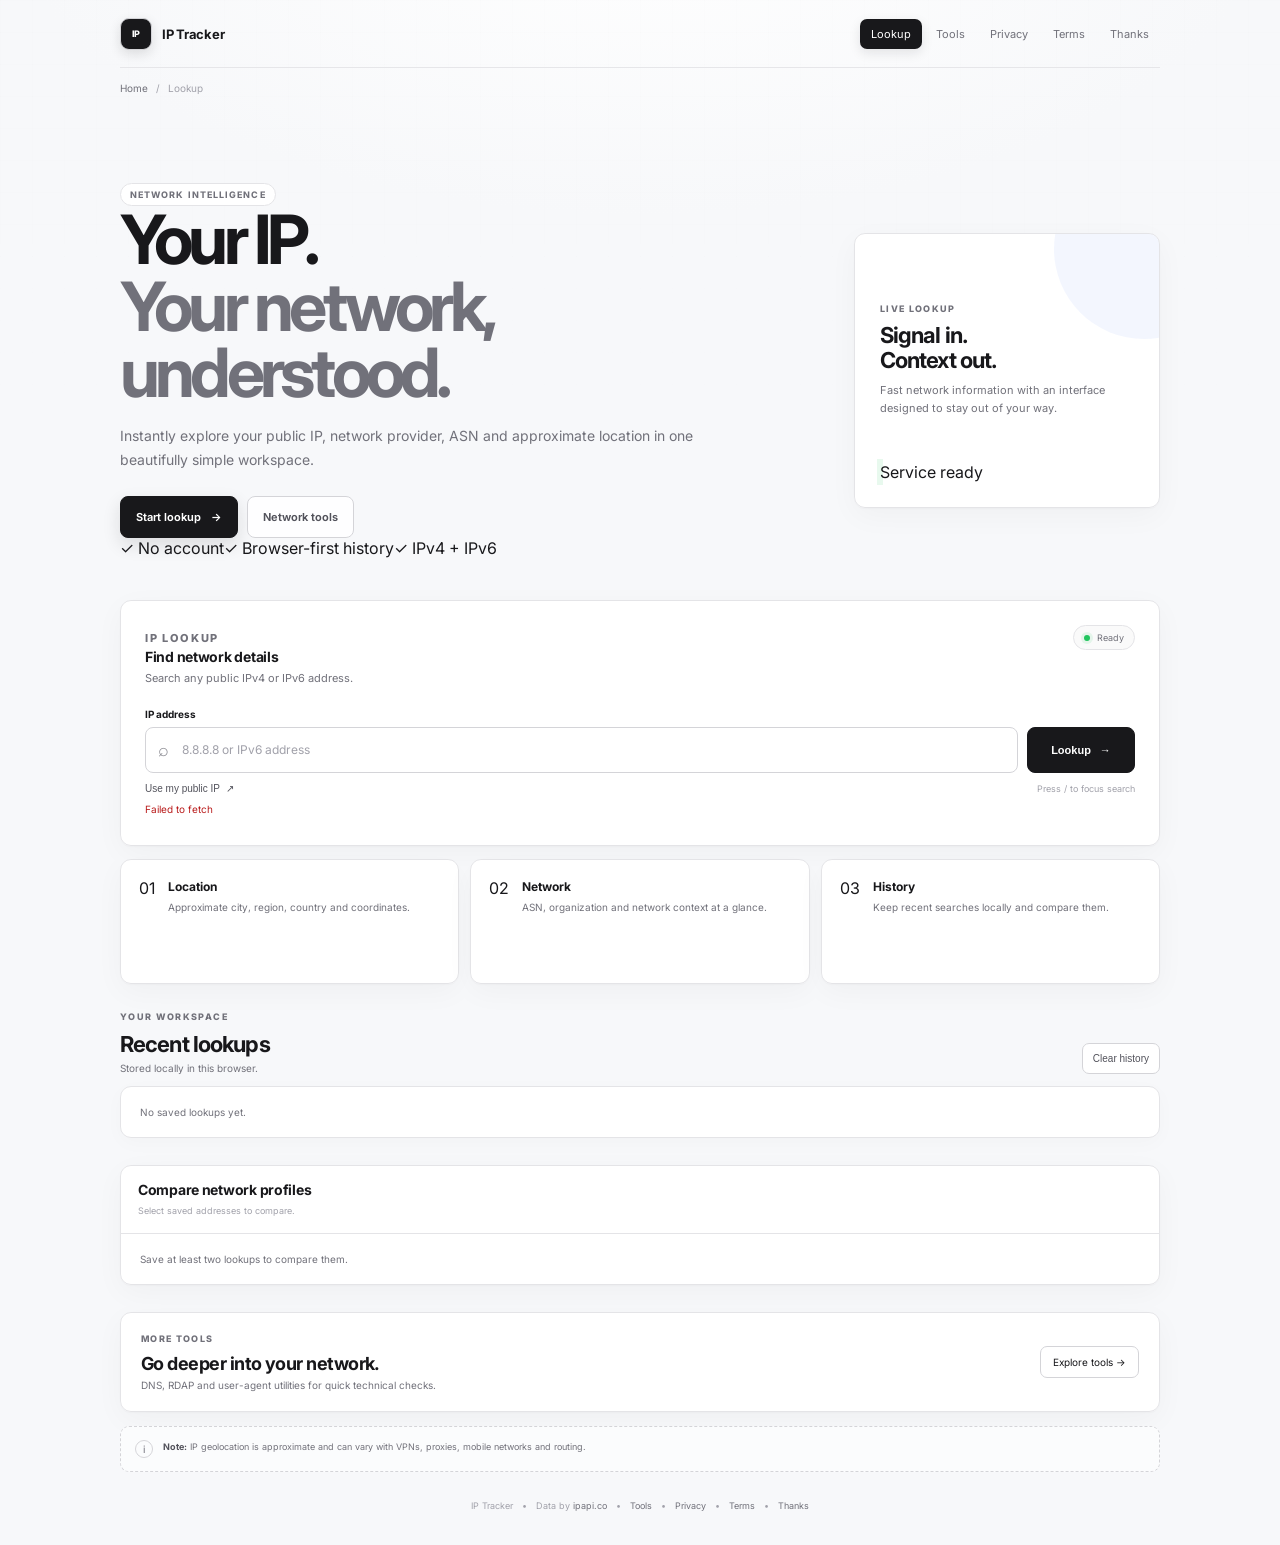
<file: index.html>
<!doctype html><html lang="en"><head><meta charset="utf-8"><meta name="viewport" content="width=device-width,initial-scale=1"><meta name="description" content="A fast, elegant public IP and network intelligence lookup tool."><meta name="theme-color" content="#08090b"><meta property="og:title" content="IP Tracker — Network Intelligence"><meta property="og:description" content="Discover your public IP, network and approximate location."><link rel="icon" href="favicon.svg" type="image/svg+xml"><link rel="canonical" href="https://tejas-mk2.github.io/IP/"><title>IP Tracker — Network Intelligence</title><link rel="preconnect" href="https://fonts.googleapis.com"><link rel="preconnect" href="https://fonts.gstatic.com" crossorigin><link href="https://fonts.googleapis.com/css2?family=Inter:wght@400;500;600;700&display=swap" rel="stylesheet"><link rel="stylesheet" href="style.css"></head><body><main class="site-shell"><header class="topbar"><a class="brand" href="./"><span class="brand-mark">IP</span><span>IP Tracker</span></a><button class="menu-toggle" id="menuToggle" type="button" aria-expanded="false" aria-controls="siteNav" aria-label="Open navigation"><span></span><span></span><span></span></button><nav class="nav" id="siteNav"><a class="active" href="./">Lookup</a><a href="tools.html">Tools</a><a href="privacy.html">Privacy</a><a href="terms.html">Terms</a><a href="thanks.html">Thanks</a></nav></header><nav class="breadcrumbs"><a href="./">Home</a><span>/</span><span>Lookup</span></nav>
<section class="hero"><div class="intro"><div class="eyebrow"><span class="live-dot"></span>NETWORK INTELLIGENCE</div><h1>Your IP.<br><span>Your network, understood.</span></h1><p class="lede">Instantly explore your public IP, network provider, ASN and approximate location in one beautifully simple workspace.</p><div class="hero-actions"><a class="hero-link primary-link" href="#lookup">Start lookup <span>→</span></a><a class="hero-link ghost-link" href="tools.html">Network tools</a></div><div class="hero-proof"><span>✓ No account</span><span>✓ Browser-first history</span><span>✓ IPv4 + IPv6</span></div></div><div class="hero-side card"><div class="signal-grid"><span></span><span></span><span></span><span></span><span></span><span></span><span></span><span></span><span></span><span></span><span></span><span></span></div><div class="hero-side-copy"><p class="kicker">LIVE LOOKUP</p><h2>Signal in.<br>Context out.</h2><p>Fast network information with an interface designed to stay out of your way.</p></div><div class="hero-status"><span class="status-dot"></span>Service ready</div></div></section>
<section class="lookup card" id="lookup"><div class="section-heading"><div><p class="kicker">IP LOOKUP</p><h2>Find network details</h2><p>Search any public IPv4 or IPv6 address.</p></div><span class="status-badge"><span class="status-dot"></span>Ready</span></div><form id="lookupForm" autocomplete="off" novalidate><label for="ipInput">IP address</label><div class="search-row"><div class="input-wrap"><span class="input-icon">⌕</span><input id="ipInput" name="ip" type="text" inputmode="text" autocapitalize="off" spellcheck="false" placeholder="8.8.8.8 or IPv6 address" aria-describedby="status"></div><button class="primary" type="submit" id="lookupBtn"><span class="button-label">Lookup</span><span>→</span></button></div><div class="input-meta"><button class="text-button" type="button" id="myIpBtn">Use my public IP <span>↗</span></button><span>Press / to focus search</span></div></form><div id="status" class="status" role="status" aria-live="polite"></div></section>
<section class="feature-grid"><article class="feature-card card"><span class="feature-number">01</span><div><h3>Location</h3><p>Approximate city, region, country and coordinates.</p></div></article><article class="feature-card card"><span class="feature-number">02</span><div><h3>Network</h3><p>ASN, organization and network context at a glance.</p></div></article><article class="feature-card card"><span class="feature-number">03</span><div><h3>History</h3><p>Keep recent searches locally and compare them.</p></div></article></section>
<section id="result" class="result hidden" aria-live="polite"><div class="result-title"><div><p class="kicker" id="resultKicker">LOOKUP RESULT</p><h2 id="ipValue">—</h2></div><div class="result-actions"><span id="countryPill" class="pill">—</span><button class="copy-button" id="copyIp" type="button">Copy IP</button></div></div><div class="details card"><div class="details-header"><h3>Network profile</h3><span>Approximate data</span></div><dl class="details-grid"><div><dt>City</dt><dd id="city">—</dd></div><div><dt>Region</dt><dd id="region">—</dd></div><div><dt>Country</dt><dd id="country">—</dd></div><div><dt>Postal code</dt><dd id="postal">—</dd></div><div><dt>Timezone</dt><dd id="timezone">—</dd></div><div><dt>Coordinates</dt><dd id="coords">—</dd></div><div><dt>ASN</dt><dd id="asn">—</dd></div><div><dt>Organization</dt><dd id="org">—</dd></div></dl></div><div class="map-card card"><div class="map-header"><div><h3>Approximate location</h3><p>IP geolocation indicates a general area, not an exact physical position.</p></div><span class="map-mark">◎</span></div><iframe id="map" title="Approximate IP location map" loading="lazy" referrerpolicy="no-referrer-when-downgrade"></iframe></div></section>
<section class="history-section"><div class="history-heading"><div><p class="kicker">YOUR WORKSPACE</p><h2>Recent lookups</h2><p>Stored locally in this browser.</p></div><button class="clear-history" id="clearHistory" type="button">Clear history</button></div><div id="historyList" class="history-list"><p class="empty-history">No saved lookups yet.</p></div></section><section class="compare-section card"><div class="details-header"><div><h3>Compare network profiles</h3><span>Select saved addresses to compare.</span></div></div><div id="compareTable" class="compare-table"><p class="empty-history">Save at least two lookups to compare them.</p></div></section><section class="tools-promo card"><div><p class="kicker">MORE TOOLS</p><h2>Go deeper into your network.</h2><p>DNS, RDAP and user-agent utilities for quick technical checks.</p></div><a class="secondary-link" href="tools.html">Explore tools →</a></section><section class="disclaimer"><span>i</span><p><strong>Note:</strong> IP geolocation is approximate and can vary with VPNs, proxies, mobile networks and routing.</p></section><footer><span>IP Tracker</span><span>•</span><span>Data by <a href="https://ipapi.co/" target="_blank" rel="noopener noreferrer">ipapi.co</a></span><span>•</span><a href="tools.html">Tools</a><span>•</span><a href="privacy.html">Privacy</a><span>•</span><a href="terms.html">Terms</a><span>•</span><a href="thanks.html">Thanks</a></footer></main><script src="script.js"></script><script>const toggle=document.querySelector('#menuToggle'),nav=document.querySelector('#siteNav');toggle.addEventListener('click',()=>{const open=nav.classList.toggle('open');toggle.setAttribute('aria-expanded',String(open));toggle.setAttribute('aria-label',open?'Close navigation':'Open navigation')});nav.addEventListener('click',e=>{if(e.target.matches('a')){nav.classList.remove('open');toggle.setAttribute('aria-expanded','false')}});document.addEventListener('keydown',e=>{if(e.key==='/'&&!['INPUT','TEXTAREA'].includes(document.activeElement.tagName)){e.preventDefault();document.querySelector('#ipInput').focus()}});</script></body></html>
</file>
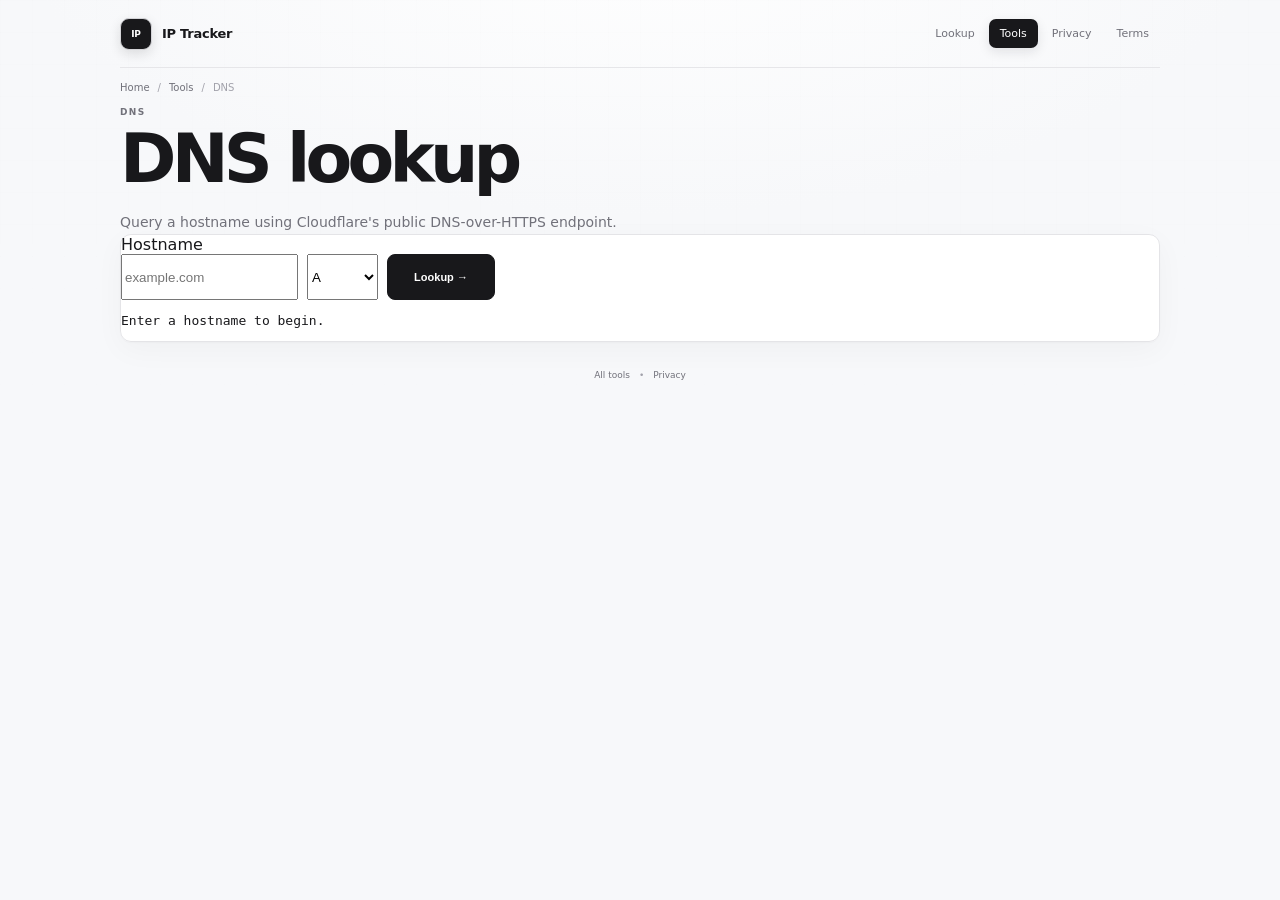
<file: dns.html>
<!doctype html><html lang="en"><head><meta charset="utf-8"><meta name="viewport" content="width=device-width,initial-scale=1"><meta name="description" content="Browser-based DNS lookup tool."><link rel="icon" href="favicon.svg" type="image/svg+xml"><title>DNS Lookup — IP Tracker</title><link rel="stylesheet" href="style.css"></head><body><main class="site-shell"><header class="topbar"><a class="brand" href="./" aria-label="IP Tracker home"><span class="brand-mark" aria-hidden="true">IP</span><span>IP Tracker</span></a><button class="menu-toggle" id="menuToggle" type="button" aria-expanded="false" aria-controls="siteNav" aria-label="Open navigation"><span></span><span></span><span></span></button><nav class="nav" id="siteNav" aria-label="Primary"><a href="./">Lookup</a><a class="active" href="tools.html">Tools</a><a href="privacy.html">Privacy</a><a href="terms.html">Terms</a></nav></header><nav class="breadcrumbs" aria-label="Breadcrumb"><a href="./">Home</a><span>/</span><a href="tools.html">Tools</a><span>/</span><span>DNS</span></nav><section class="intro"><p class="kicker">DNS</p><h1>DNS lookup</h1><p class="lede">Query a hostname using Cloudflare's public DNS-over-HTTPS endpoint.</p></section><section class="card tool-panel"><form id="dnsForm" novalidate><label for="host">Hostname</label><div class="search-row"><input class="tool-input" id="host" autocomplete="off" autocapitalize="off" spellcheck="false" placeholder="example.com" required><select id="type" class="tool-select" aria-label="Record type"><option>A</option><option>AAAA</option><option>MX</option><option>TXT</option><option>CNAME</option><option>NS</option></select><button class="primary" id="dnsBtn" type="submit">Lookup →</button></div></form><pre id="out" class="tool-output" role="status" aria-live="polite">Enter a hostname to begin.</pre></section><footer><a href="tools.html">All tools</a><span>•</span><a href="privacy.html">Privacy</a></footer></main><script>const f=document.querySelector('#dnsForm'),o=document.querySelector('#out'),btn=document.querySelector('#dnsBtn'),host=document.querySelector('#host');f.addEventListener('submit',async e=>{e.preventDefault();const h=host.value.trim().replace(/^[a-z]+:\/\//i,'').split('/')[0].split('?')[0].split('#')[0].replace(/\.$/,'');const type=document.querySelector('#type').value;if(!h||!h.includes('.')||/[\s/]/.test(h)||h.length>253){o.textContent='Enter a valid hostname.';host.focus();return}btn.disabled=true;o.textContent='Looking up…';try{const r=await fetch(`https://cloudflare-dns.com/dns-query?name=${encodeURIComponent(h)}&type=${type}`,{headers:{accept:'application/dns-json'},cache:'no-store'});if(!r.ok)throw Error(`DNS request failed (${r.status}).`);const d=await r.json();if(d.Status===2)throw Error('DNS server failure.');if(d.Status===3){o.textContent='No records found (NXDOMAIN).';return}const rows=(d.Answer||[]).map(x=>`${x.name}  ${x.type}  ${x.data}`);o.textContent=rows.join('\n')||'No records found.'}catch(err){o.textContent=err.message||'Lookup failed.'}finally{btn.disabled=false}});const toggle=document.querySelector('#menuToggle'),nav=document.querySelector('#siteNav');toggle.addEventListener('click',()=>{const open=nav.classList.toggle('open');toggle.setAttribute('aria-expanded',String(open));toggle.setAttribute('aria-label',open?'Close navigation':'Open navigation')});nav.addEventListener('click',e=>{if(e.target.matches('a')){nav.classList.remove('open');toggle.setAttribute('aria-expanded','false');toggle.setAttribute('aria-label','Open navigation')}});</script></body></html>
</file>
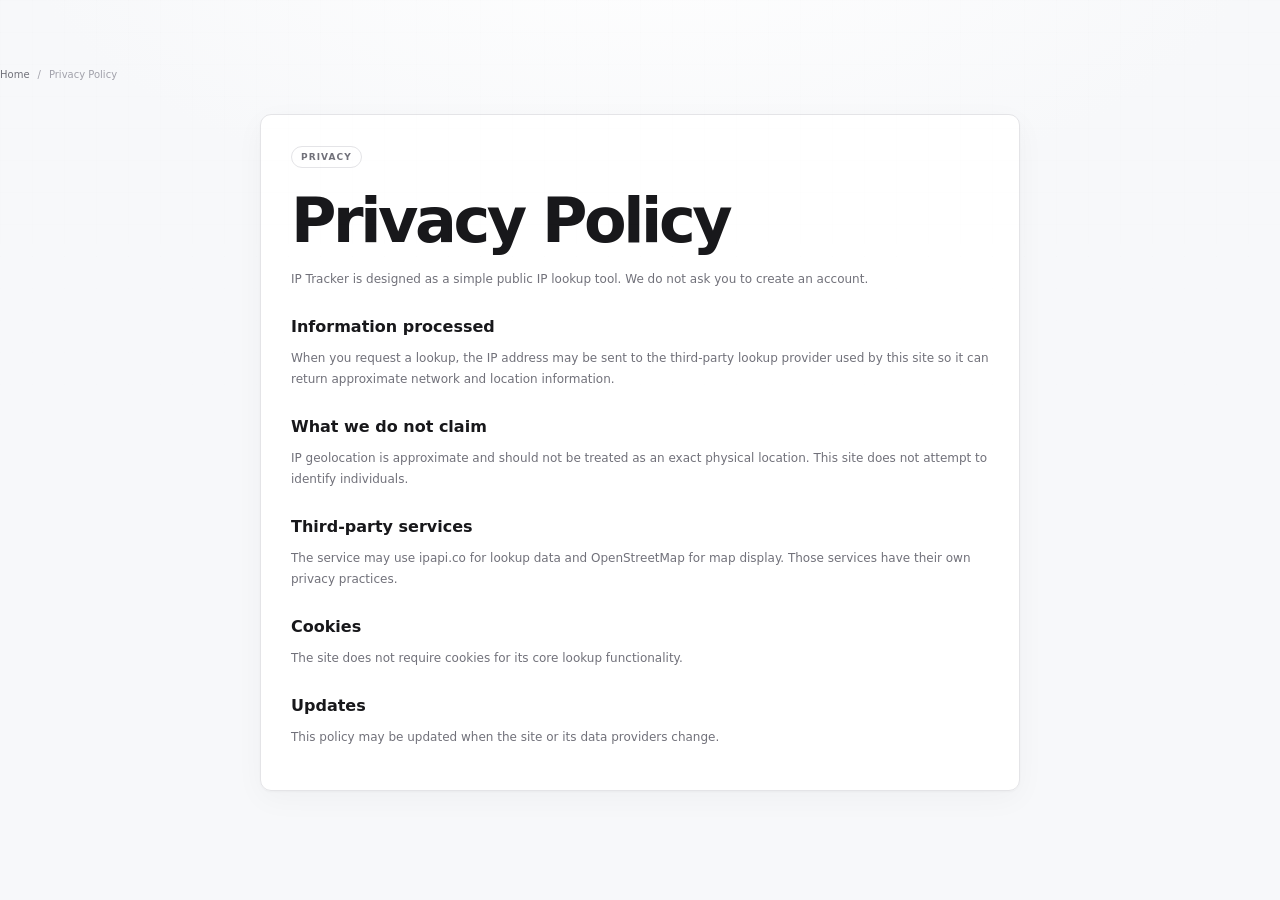
<file: privacy.html>
<!doctype html><html lang="en"><head><meta charset="utf-8"><meta name="viewport" content="width=device-width,initial-scale=1"><title>Privacy Policy — IP Tracker</title><link rel="stylesheet" href="style.css"></head><body><main class="container legal"><nav class="breadcrumbs"><a href="./">Home</a><span>/</span><span>Privacy Policy</span></nav><div class="card page-card"><div class="eyebrow">PRIVACY</div><h1>Privacy Policy</h1><p>IP Tracker is designed as a simple public IP lookup tool. We do not ask you to create an account.</p><h2>Information processed</h2><p>When you request a lookup, the IP address may be sent to the third-party lookup provider used by this site so it can return approximate network and location information.</p><h2>What we do not claim</h2><p>IP geolocation is approximate and should not be treated as an exact physical location. This site does not attempt to identify individuals.</p><h2>Third-party services</h2><p>The service may use ipapi.co for lookup data and OpenStreetMap for map display. Those services have their own privacy practices.</p><h2>Cookies</h2><p>The site does not require cookies for its core lookup functionality.</p><h2>Updates</h2><p>This policy may be updated when the site or its data providers change.</p></div></main></body></html>
</file>
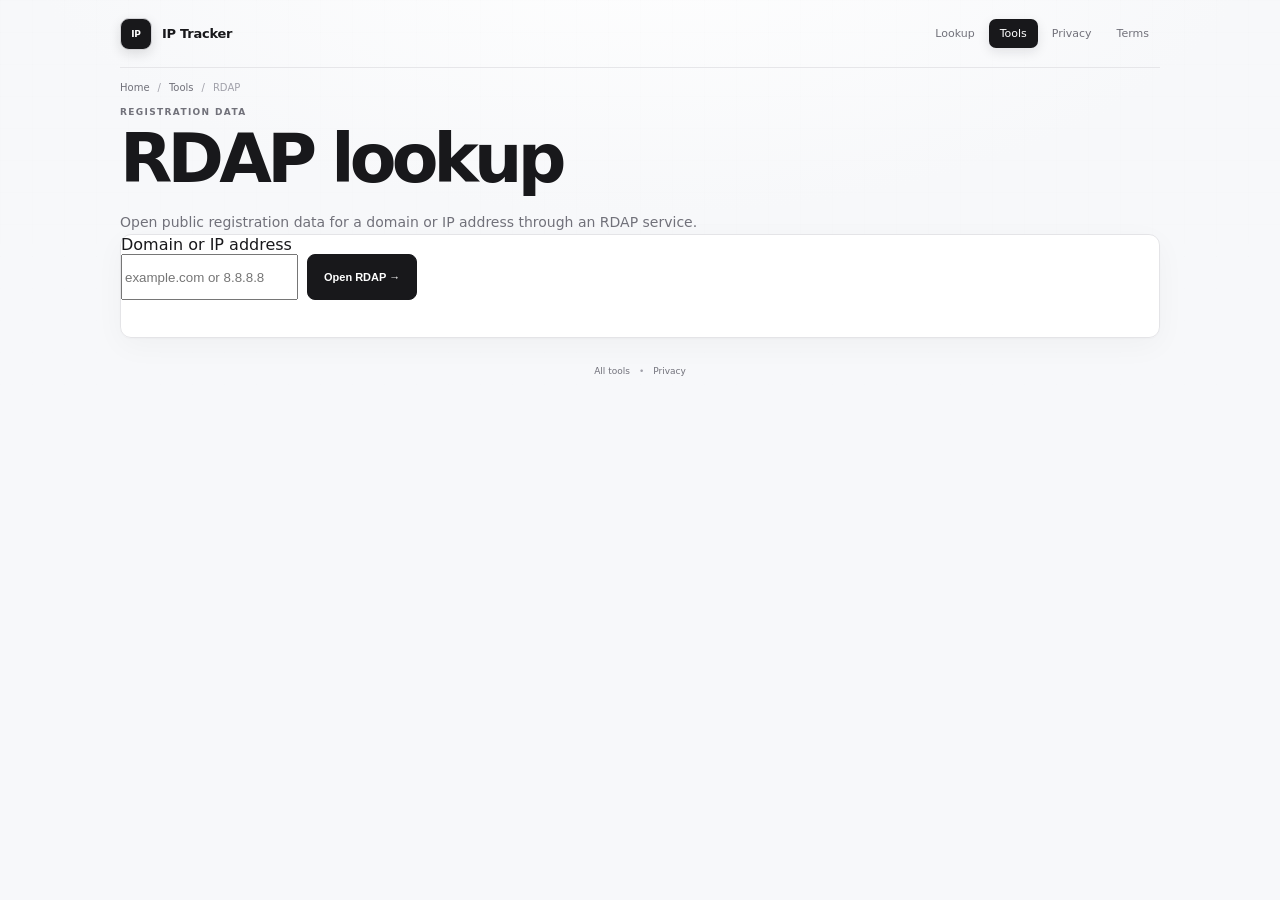
<file: rdap.html>
<!doctype html><html lang="en"><head><meta charset="utf-8"><meta name="viewport" content="width=device-width,initial-scale=1"><meta name="description" content="Browser-based RDAP lookup tool for domains and IP addresses."><link rel="icon" href="favicon.svg" type="image/svg+xml"><title>RDAP Lookup — IP Tracker</title><link rel="stylesheet" href="style.css"></head><body><main class="site-shell"><header class="topbar"><a class="brand" href="./" aria-label="IP Tracker home"><span class="brand-mark" aria-hidden="true">IP</span><span>IP Tracker</span></a><button class="menu-toggle" id="menuToggle" type="button" aria-expanded="false" aria-controls="siteNav" aria-label="Open navigation"><span></span><span></span><span></span></button><nav class="nav" id="siteNav" aria-label="Primary"><a href="./">Lookup</a><a class="active" href="tools.html">Tools</a><a href="privacy.html">Privacy</a><a href="terms.html">Terms</a></nav></header><nav class="breadcrumbs" aria-label="Breadcrumb"><a href="./">Home</a><span>/</span><a href="tools.html">Tools</a><span>/</span><span>RDAP</span></nav><section class="intro"><p class="kicker">REGISTRATION DATA</p><h1>RDAP lookup</h1><p class="lede">Open public registration data for a domain or IP address through an RDAP service.</p></section><section class="card tool-panel"><form id="rdapForm" novalidate><label for="target">Domain or IP address</label><div class="search-row"><input class="tool-input" id="target" autocomplete="off" autocapitalize="off" spellcheck="false" placeholder="example.com or 8.8.8.8" required><button class="primary" id="go" type="submit">Open RDAP →</button></div><p id="status" class="status" role="status" aria-live="polite"></p></form></section><footer><a href="tools.html">All tools</a><span>•</span><a href="privacy.html">Privacy</a></footer></main><script>const f=document.querySelector('#rdapForm'),i=document.querySelector('#target'),b=document.querySelector('#go'),s=document.querySelector('#status');f.addEventListener('submit',e=>{e.preventDefault();let v=i.value.trim();if(!v){s.textContent='Enter a domain or IP address.';return}try{if(/^[a-z][a-z0-9+.-]*:\/\//i.test(v))v=new URL(v).hostname;if(!v||/[\s/]/.test(v)){s.textContent='Enter a valid domain or IP address.';return}const isIp=/^[0-9a-f:.]+$/i.test(v)&&(/\./.test(v)||/:/.test(v));const url=isIp?`https://rdap.org/ip/${encodeURIComponent(v)}`:`https://rdap.org/domain/${encodeURIComponent(v)}`;window.open(url,'_blank','noopener,noreferrer');s.textContent='RDAP opened in a new tab.'}catch{s.textContent='Enter a valid domain or IP address.';i.focus()}});const toggle=document.querySelector('#menuToggle'),nav=document.querySelector('#siteNav');toggle.addEventListener('click',()=>{const open=nav.classList.toggle('open');toggle.setAttribute('aria-expanded',String(open));toggle.setAttribute('aria-label',open?'Close navigation':'Open navigation')});nav.addEventListener('click',e=>{if(e.target.matches('a')){nav.classList.remove('open');toggle.setAttribute('aria-expanded','false');toggle.setAttribute('aria-label','Open navigation')}});</script></body></html>
</file>
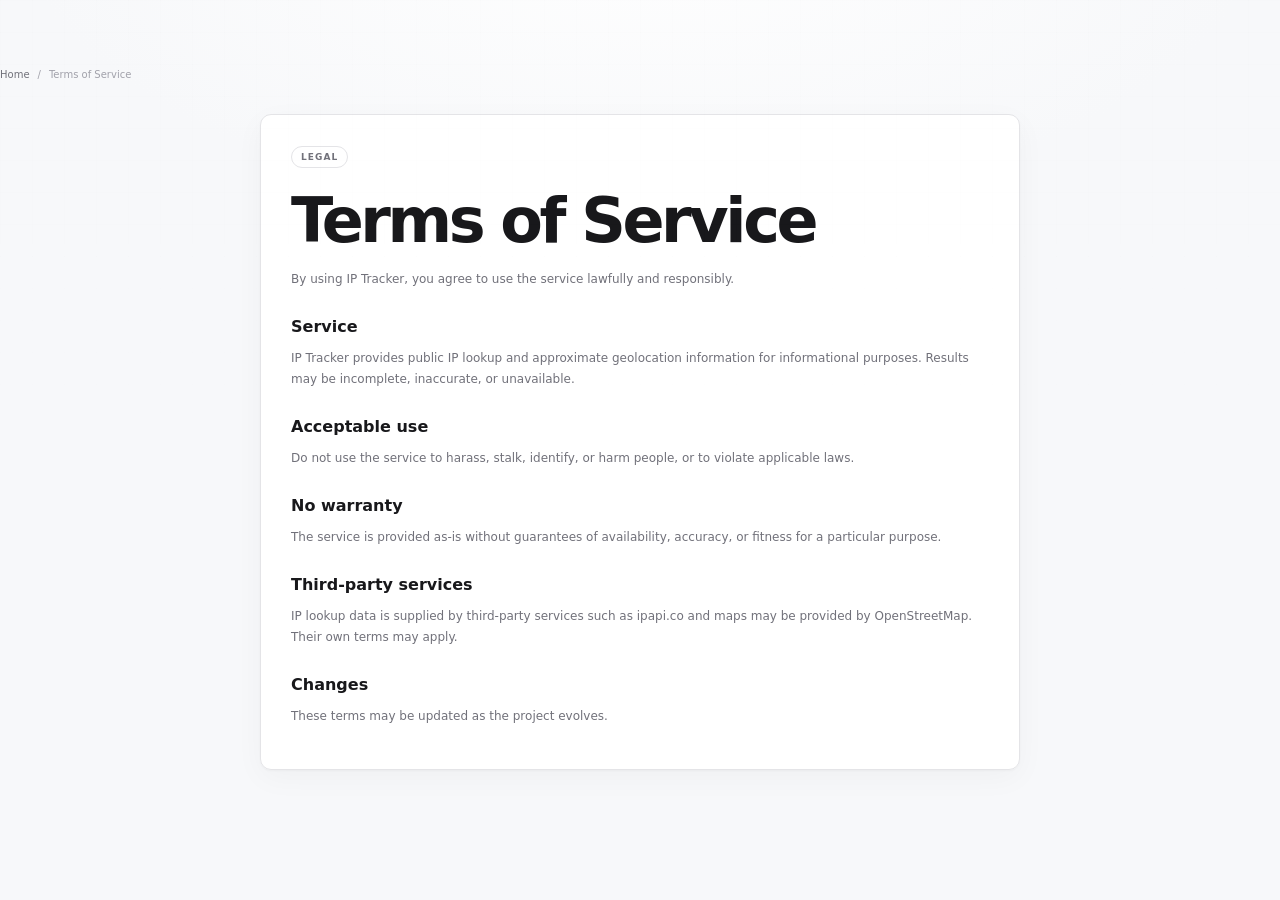
<file: terms.html>
<!doctype html><html lang="en"><head><meta charset="utf-8"><meta name="viewport" content="width=device-width,initial-scale=1"><title>Terms of Service — IP Tracker</title><link rel="stylesheet" href="style.css"></head><body><main class="container legal"><nav class="breadcrumbs"><a href="./">Home</a><span>/</span><span>Terms of Service</span></nav><div class="card page-card"><div class="eyebrow">LEGAL</div><h1>Terms of Service</h1><p>By using IP Tracker, you agree to use the service lawfully and responsibly.</p><h2>Service</h2><p>IP Tracker provides public IP lookup and approximate geolocation information for informational purposes. Results may be incomplete, inaccurate, or unavailable.</p><h2>Acceptable use</h2><p>Do not use the service to harass, stalk, identify, or harm people, or to violate applicable laws.</p><h2>No warranty</h2><p>The service is provided as-is without guarantees of availability, accuracy, or fitness for a particular purpose.</p><h2>Third-party services</h2><p>IP lookup data is supplied by third-party services such as ipapi.co and maps may be provided by OpenStreetMap. Their own terms may apply.</p><h2>Changes</h2><p>These terms may be updated as the project evolves.</p></div></main></body></html>
</file>
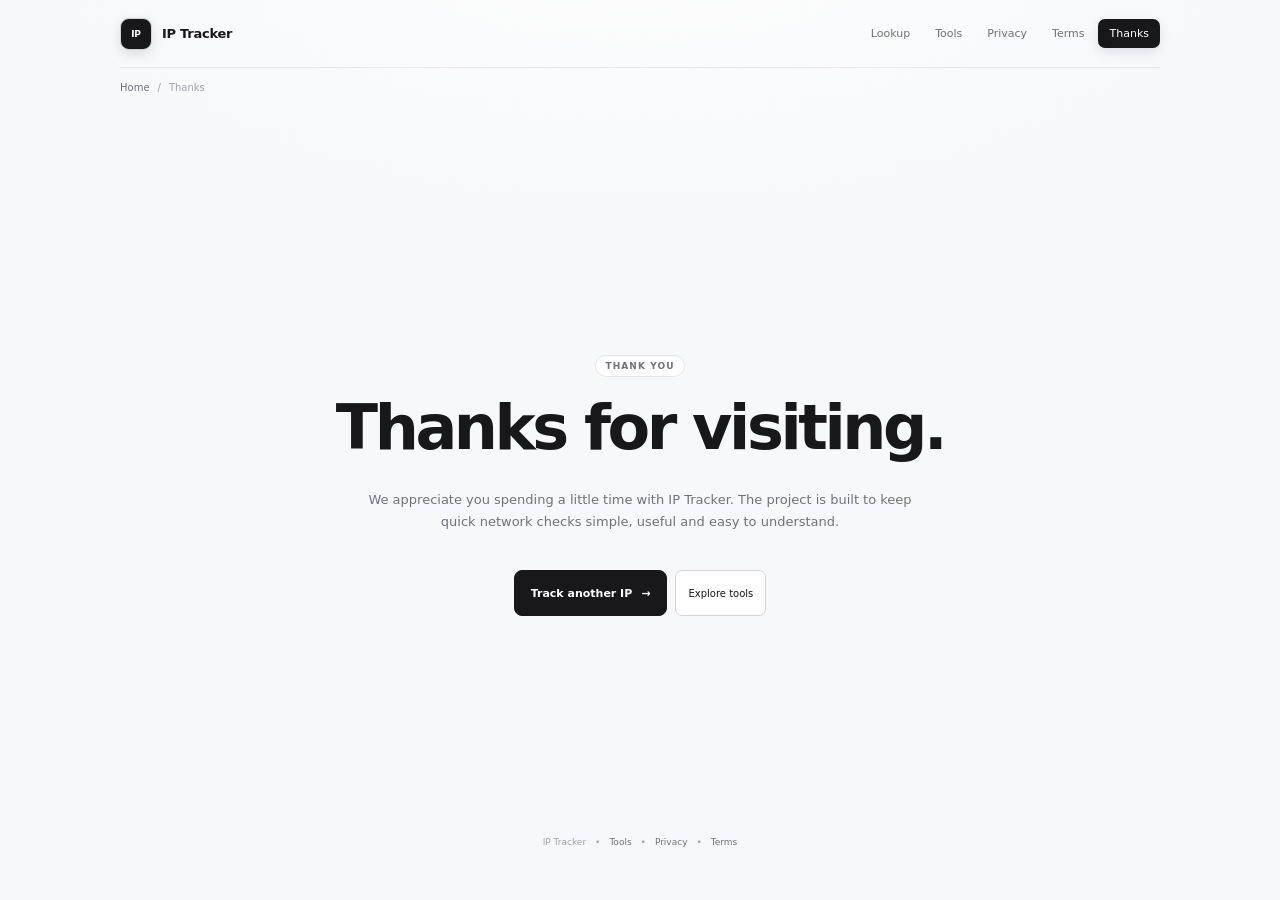
<file: thanks.html>
<!doctype html>
<html lang="en">
<head><meta charset="utf-8"><meta name="viewport" content="width=device-width,initial-scale=1"><meta name="description" content="Thanks for visiting IP Tracker."><link rel="icon" href="favicon.svg" type="image/svg+xml"><title>Thanks for Visiting — IP Tracker</title><link rel="stylesheet" href="style.css"></head>
<body>
<main class="site-shell">
<header class="topbar"><a class="brand" href="./" aria-label="IP Tracker home"><span class="brand-mark">IP</span><span>IP Tracker</span></a><button class="menu-toggle" id="menuToggle" type="button" aria-expanded="false" aria-controls="siteNav" aria-label="Open navigation"><span></span><span></span><span></span></button><nav class="nav" id="siteNav" aria-label="Primary"><a href="./">Lookup</a><a href="tools.html">Tools</a><a href="privacy.html">Privacy</a><a href="terms.html">Terms</a><a class="active" href="thanks.html">Thanks</a></nav></header>
<nav class="breadcrumbs" aria-label="Breadcrumb"><a href="./">Home</a><span aria-hidden="true">/</span><span>Thanks</span></nav>
<section class="page"><div class="eyebrow">THANK YOU</div><h1>Thanks for visiting.</h1><p>We appreciate you spending a little time with IP Tracker. The project is built to keep quick network checks simple, useful and easy to understand.</p><div class="page-links"><a class="primary link-btn" href="./">Track another IP <span>→</span></a><a class="secondary-link link-btn" href="tools.html">Explore tools</a></div></section>
<footer><span>IP Tracker</span><span aria-hidden="true">•</span><a href="tools.html">Tools</a><span aria-hidden="true">•</span><a href="privacy.html">Privacy</a><span aria-hidden="true">•</span><a href="terms.html">Terms</a></footer>
</main>
<script>const toggle=document.querySelector('#menuToggle'),nav=document.querySelector('#siteNav');toggle.addEventListener('click',()=>{const open=nav.classList.toggle('open');toggle.setAttribute('aria-expanded',String(open));toggle.setAttribute('aria-label',open?'Close navigation':'Open navigation')});</script>
</body></html>
</file>
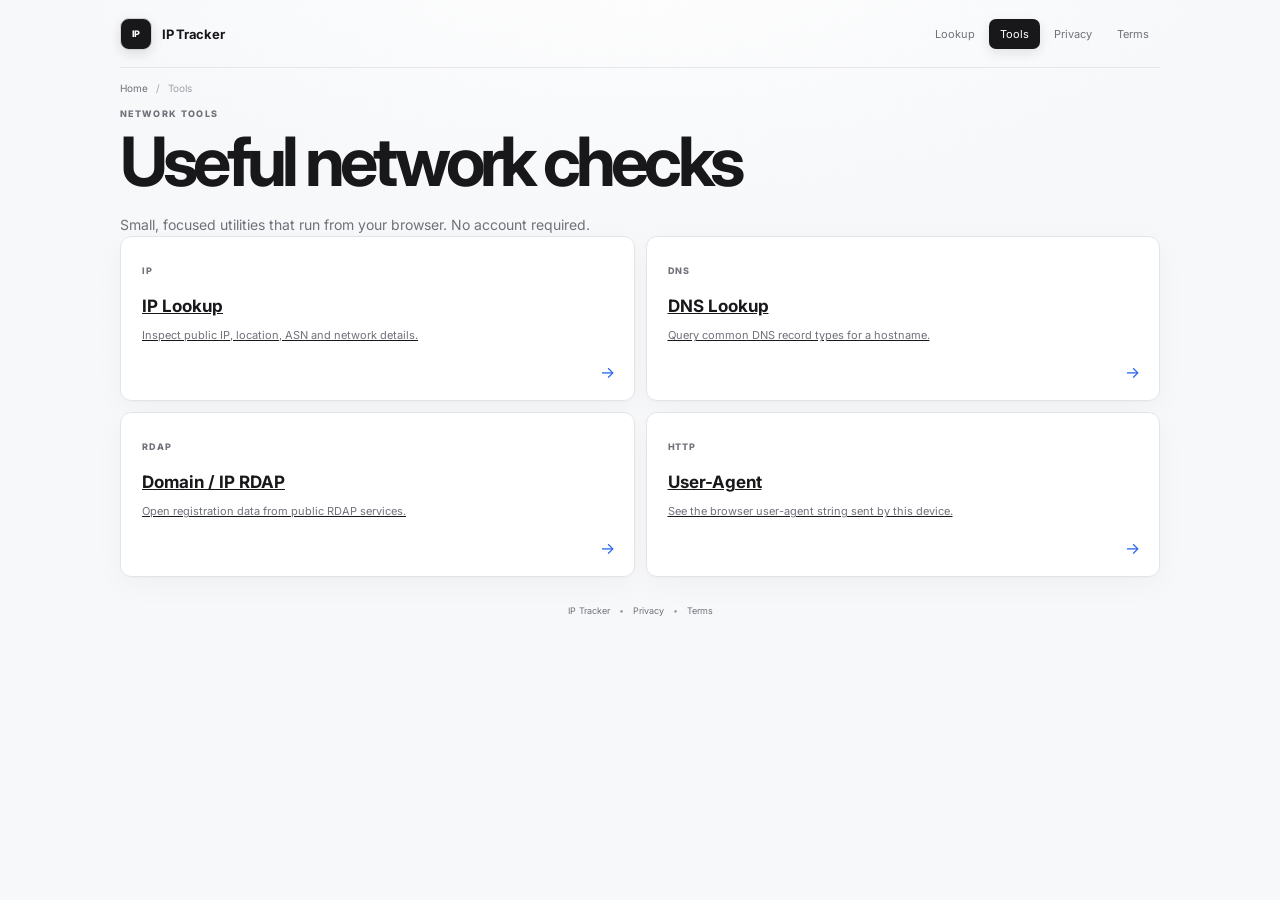
<file: tools.html>
<!doctype html><html lang="en"><head><meta charset="utf-8"><meta name="viewport" content="width=device-width,initial-scale=1"><meta name="description" content="Simple browser-based network tools from IP Tracker."><link rel="icon" href="favicon.svg" type="image/svg+xml"><link rel="canonical" href="https://tejas-mk2.github.io/IP/tools.html"><title>Network Tools — IP Tracker</title><link rel="preconnect" href="https://fonts.googleapis.com"><link rel="preconnect" href="https://fonts.gstatic.com" crossorigin><link href="https://fonts.googleapis.com/css2?family=Inter:wght@400;500;600;700&display=swap" rel="stylesheet"><link rel="stylesheet" href="style.css"></head><body><main class="site-shell"><header class="topbar"><a class="brand" href="./"><span class="brand-mark">IP</span><span>IP Tracker</span></a><button class="menu-toggle" id="menuToggle" aria-expanded="false" aria-controls="siteNav" aria-label="Open navigation"><span></span><span></span><span></span></button><nav class="nav" id="siteNav"><a href="./">Lookup</a><a class="active" href="tools.html">Tools</a><a href="privacy.html">Privacy</a><a href="terms.html">Terms</a></nav></header><nav class="breadcrumbs"><a href="./">Home</a><span>/</span><span>Tools</span></nav><section class="intro"><p class="kicker">NETWORK TOOLS</p><h1>Useful network checks</h1><p class="lede">Small, focused utilities that run from your browser. No account required.</p></section><section class="tool-grid"><a class="tool-card card" href="./"><span class="tool-label">IP</span><h2>IP Lookup</h2><p>Inspect public IP, location, ASN and network details.</p><span class="tool-arrow">→</span></a><a class="tool-card card" href="dns.html"><span class="tool-label">DNS</span><h2>DNS Lookup</h2><p>Query common DNS record types for a hostname.</p><span class="tool-arrow">→</span></a><a class="tool-card card" href="rdap.html"><span class="tool-label">RDAP</span><h2>Domain / IP RDAP</h2><p>Open registration data from public RDAP services.</p><span class="tool-arrow">→</span></a><a class="tool-card card" href="user-agent.html"><span class="tool-label">HTTP</span><h2>User-Agent</h2><p>See the browser user-agent string sent by this device.</p><span class="tool-arrow">→</span></a></section><footer><a href="./">IP Tracker</a><span>•</span><a href="privacy.html">Privacy</a><span>•</span><a href="terms.html">Terms</a></footer></main><script>const t=document.querySelector('#menuToggle'),n=document.querySelector('#siteNav');t.addEventListener('click',()=>{const o=n.classList.toggle('open');t.setAttribute('aria-expanded',o);t.setAttribute('aria-label',o?'Close navigation':'Open navigation')});</script></body></html>
</file>
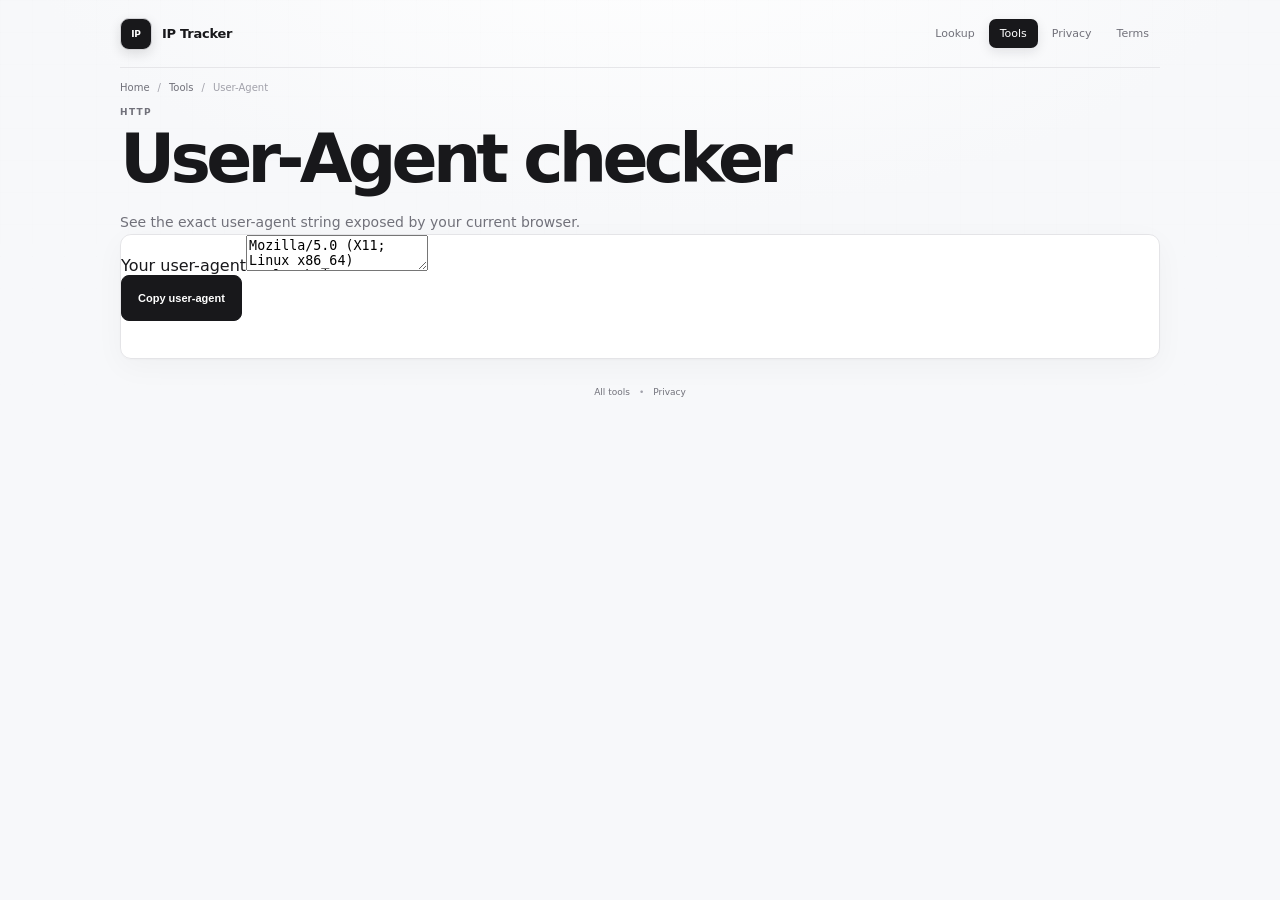
<file: user-agent.html>
<!doctype html><html lang="en"><head><meta charset="utf-8"><meta name="viewport" content="width=device-width,initial-scale=1"><meta name="description" content="Check the user-agent string exposed by your browser."><link rel="icon" href="favicon.svg" type="image/svg+xml"><title>User-Agent Checker — IP Tracker</title><link rel="stylesheet" href="style.css"></head><body><main class="site-shell"><header class="topbar"><a class="brand" href="./" aria-label="IP Tracker home"><span class="brand-mark" aria-hidden="true">IP</span><span>IP Tracker</span></a><button class="menu-toggle" id="menuToggle" type="button" aria-expanded="false" aria-controls="siteNav" aria-label="Open navigation"><span></span><span></span><span></span></button><nav class="nav" id="siteNav" aria-label="Primary"><a href="./">Lookup</a><a class="active" href="tools.html">Tools</a><a href="privacy.html">Privacy</a><a href="terms.html">Terms</a></nav></header><nav class="breadcrumbs" aria-label="Breadcrumb"><a href="./">Home</a><span>/</span><a href="tools.html">Tools</a><span>/</span><span>User-Agent</span></nav><section class="intro"><p class="kicker">HTTP</p><h1>User-Agent checker</h1><p class="lede">See the exact user-agent string exposed by your current browser.</p></section><section class="card tool-panel"><label for="ua">Your user-agent</label><textarea id="ua" readonly></textarea><button class="primary" id="copy" type="button">Copy user-agent</button><p id="status" class="status" role="status" aria-live="polite"></p></section><footer><a href="tools.html">All tools</a><span>•</span><a href="privacy.html">Privacy</a></footer></main><script>const u=document.querySelector('#ua'),b=document.querySelector('#copy'),s=document.querySelector('#status');u.value=navigator.userAgent;b.addEventListener('click',async()=>{try{if(!navigator.clipboard||!window.isSecureContext)throw Error();await navigator.clipboard.writeText(u.value);b.textContent='Copied';setTimeout(()=>b.textContent='Copy user-agent',1200)}catch{s.textContent='Copy failed; select the text manually.'}});const toggle=document.querySelector('#menuToggle'),nav=document.querySelector('#siteNav');toggle.addEventListener('click',()=>{const open=nav.classList.toggle('open');toggle.setAttribute('aria-expanded',String(open));toggle.setAttribute('aria-label',open?'Close navigation':'Open navigation')});nav.addEventListener('click',e=>{if(e.target.matches('a')){nav.classList.remove('open');toggle.setAttribute('aria-expanded','false');toggle.setAttribute('aria-label','Open navigation')}});</script></body></html>
</file>
<file: style.css>
:root{font-family:Inter,ui-sans-serif,system-ui,-apple-system,BlinkMacSystemFont,"Segoe UI",sans-serif;color:#18181b;background:#f7f8fa;font-synthesis:none;--surface:#fff;--border:#e4e4e7;--border-strong:#d4d4d8;--text:#18181b;--muted:#71717a;--subtle:#a1a1aa;--accent:#2563eb}*{box-sizing:border-box}html{scroll-behavior:smooth}body{margin:0;min-height:100vh;background:radial-gradient(900px 450px at 50% -100px,#fff 0,#f7f8fa 70%);color:var(--text)}body:before{content:"";position:fixed;inset:0;pointer-events:none;opacity:.32;background-image:linear-gradient(rgba(24,24,27,.025) 1px,transparent 1px),linear-gradient(90deg,rgba(24,24,27,.025) 1px,transparent 1px);background-size:32px 32px;mask-image:linear-gradient(to bottom,#000,transparent 65%)}a{color:inherit}.site-shell{width:min(1040px,calc(100% - 36px));margin:auto;position:relative}.topbar{height:68px;display:flex;align-items:center;justify-content:space-between;border-bottom:1px solid rgba(228,228,231,.9);position:relative}.brand{display:flex;align-items:center;gap:10px;text-decoration:none;font-size:13px;font-weight:700;letter-spacing:-.02em}.brand-mark{width:32px;height:32px;border:1px solid #d4d4d8;border-radius:9px;display:grid;place-items:center;background:#18181b;color:#fff;font-size:9px;font-weight:800;box-shadow:0 4px 12px rgba(24,24,27,.12)}.nav{display:flex;align-items:center;gap:3px;font-size:11px;color:var(--muted)}.nav a{text-decoration:none;padding:8px 11px;border-radius:7px;transition:.18s}.nav a:hover{background:#fff;color:var(--text)}.nav a.active{background:#18181b;color:#fff;box-shadow:0 4px 12px rgba(24,24,27,.1)}.menu-toggle{display:none;width:38px;height:38px;border:1px solid var(--border-strong);border-radius:9px;background:#fff;cursor:pointer;padding:9px;flex-direction:column;justify-content:center;gap:4px}.menu-toggle span{display:block;width:18px;height:1.5px;background:#27272a;margin:auto;transition:transform .15s,opacity .15s}.menu-toggle[aria-expanded=true] span:nth-child(1){transform:translateY(5.5px) rotate(45deg)}.menu-toggle[aria-expanded=true] span:nth-child(2){opacity:0}.menu-toggle[aria-expanded=true] span:nth-child(3){transform:translateY(-5.5px) rotate(-45deg)}.breadcrumbs{display:flex;gap:8px;align-items:center;padding:14px 0;color:var(--subtle);font-size:10px}.breadcrumbs a{text-decoration:none;color:var(--muted)}.breadcrumbs a:hover{color:var(--text)}.hero{display:grid;grid-template-columns:minmax(0,1.6fr) minmax(290px,.7fr);gap:34px;align-items:center;padding:74px 0 42px}.intro{max-width:720px}.kicker{margin:0 0 9px;color:#71717a;font-size:9px;font-weight:800;letter-spacing:.15em}.intro h1{margin:0;font-size:clamp(42px,6vw,68px);line-height:.98;letter-spacing:-.07em;font-weight:700}.intro h1 span{color:#71717a}.lede{margin:18px 0 0;max-width:610px;color:var(--muted);font-size:14px;line-height:1.7}.hero-actions{display:flex;gap:9px;flex-wrap:wrap;margin-top:25px}.hero-link{min-height:42px;padding:0 15px;border-radius:8px;display:inline-flex;align-items:center;gap:10px;text-decoration:none;font-size:11px;font-weight:650;transition:.18s}.primary-link{background:#18181b;color:#fff;border:1px solid #18181b;box-shadow:0 7px 18px rgba(24,24,27,.12)}.primary-link:hover{background:#27272a;transform:translateY(-1px)}.ghost-link{border:1px solid var(--border-strong);background:rgba(255,255,255,.85);color:#52525b}.ghost-link:hover{background:#fff;color:var(--text);transform:translateY(-1px)}.hero-side{padding:25px;display:flex;flex-direction:column;gap:24px;min-height:275px;justify-content:space-between;overflow:hidden;position:relative}.hero-side:after{content:"";position:absolute;width:180px;height:180px;border-radius:50%;background:rgba(37,99,235,.055);right:-75px;top:-75px}.hero-side h2{margin:0;font-size:22px;line-height:1.12;letter-spacing:-.04em}.hero-side p:not(.kicker){margin:8px 0 0;color:var(--muted);font-size:11px;line-height:1.65}.hero-orbit{height:118px;width:118px;border-radius:50%;border:1px solid var(--border);display:grid;place-items:center;position:relative;align-self:flex-end;background:radial-gradient(circle,#fff 0,#fafafa 65%,#f4f4f5 100%);z-index:1}.hero-orbit strong{font-size:17px;letter-spacing:-.04em}.orbit-ring{position:absolute;border:1px solid var(--border-strong);border-radius:50%}.ring-one{width:82px;height:82px}.ring-two{width:150px;height:57px;transform:rotate(-30deg)}.orbit-dot{position:absolute;width:7px;height:7px;border-radius:50%;background:var(--accent);top:20px;right:19px;box-shadow:0 0 0 6px rgba(37,99,235,.09)}.trust-strip{display:grid;grid-template-columns:repeat(4,1fr);border:1px solid var(--border);background:rgba(255,255,255,.78);border-radius:11px;margin-bottom:13px;overflow:hidden;box-shadow:0 5px 20px rgba(0,0,0,.025)}.trust-strip div{padding:14px 16px;border-right:1px solid var(--border)}.trust-strip div:last-child{border-right:0}.trust-strip strong{display:block;font-size:10px}.trust-strip span{display:block;margin-top:3px;color:var(--muted);font-size:9px}.card{background:rgba(255,255,255,.96);border:1px solid var(--border);border-radius:11px;box-shadow:0 8px 30px rgba(24,24,27,.035),0 1px 2px rgba(0,0,0,.03)}.lookup{padding:24px}.section-heading{display:flex;justify-content:space-between;align-items:flex-start;gap:20px;margin-bottom:21px}.section-heading h2,.details-header h3,.map-header h3{margin:0;font-size:14px;font-weight:700;letter-spacing:-.02em}.section-heading p,.map-header p{margin:5px 0 0;color:var(--muted);font-size:11px;line-height:1.55}.status-badge{display:flex;align-items:center;gap:7px;border:1px solid var(--border);border-radius:999px;padding:6px 10px;color:var(--muted);font-size:9px;white-space:nowrap;background:#fafafa}.status-dot{width:6px;height:6px;border-radius:50%;background:#22c55e;box-shadow:0 0 0 3px rgba(34,197,94,.1)}.lookup label{display:block;margin-bottom:7px;font-size:10px;font-weight:700}.search-row{display:flex;gap:9px}.input-wrap{position:relative;flex:1}.input-icon{position:absolute;left:13px;top:50%;transform:translateY(-52%);color:#8a8a91;font-size:18px;line-height:1}.input-wrap input{width:100%;height:46px;padding:0 14px 0 36px;border:1px solid var(--border-strong);border-radius:8px;background:#fff;color:var(--text);outline:0;font:inherit;font-size:12px;transition:.18s}.input-wrap input::placeholder{color:#a1a1aa}.input-wrap input:focus{border-color:#93c5fd;box-shadow:0 0 0 4px rgba(37,99,235,.08)}.primary{height:46px;min-width:108px;border:1px solid #18181b;border-radius:8px;background:#18181b;color:#fff;padding:0 16px;display:flex;align-items:center;justify-content:center;gap:9px;font-size:11px;font-weight:650;cursor:pointer;transition:.18s}.primary:hover{background:#27272a;transform:translateY(-1px)}.primary:active{transform:translateY(0)}.primary:disabled{opacity:.5;cursor:wait}.input-meta{display:flex;align-items:center;justify-content:space-between;gap:12px}.text-button,.history-lookup{margin-top:10px;border:0;background:none;padding:0;color:#52525b;font-size:10px;display:flex;align-items:center;gap:6px;cursor:pointer}.text-button:hover,.history-lookup:hover{color:var(--accent)}.input-meta>span{margin-top:10px;color:var(--subtle);font-size:9px}.status{min-height:18px;margin-top:9px;font-size:10px}.status-error{color:#b91c1c}.status-success{color:#15803d}.feature-grid{display:grid;grid-template-columns:repeat(3,1fr);gap:11px;margin-top:13px}.feature-card{padding:18px;display:flex;gap:13px;min-height:125px;transition:.18s}.feature-card:hover{transform:translateY(-2px);border-color:#d4d4d8;box-shadow:0 12px 28px rgba(24,24,27,.06)}.feature-icon{width:32px;height:32px;flex:0 0 32px;border:1px solid var(--border);border-radius:8px;display:grid;place-items:center;background:#fafafa;color:#52525b;font-size:14px}.feature-card h3{margin:1px 0 5px;font-size:12px}.feature-card p{margin:0;color:var(--muted);font-size:10px;line-height:1.6}.result{margin:28px 0 0}.result-title{display:flex;align-items:flex-end;justify-content:space-between;gap:20px;padding:4px 2px 16px}.result-title h2{margin:0;font-size:clamp(25px,4vw,36px);letter-spacing:-.04em;font-weight:700}.result-actions{display:flex;align-items:center;gap:7px}.pill{border:1px solid var(--border);background:#fff;border-radius:999px;padding:6px 10px;color:#52525b;font-size:9px;font-weight:650}.copy-button,.clear-history{height:31px;padding:0 10px;border:1px solid var(--border-strong);border-radius:7px;background:#fff;color:#52525b;font-size:10px;cursor:pointer}.copy-button:hover,.clear-history:hover{background:#f4f4f5;color:var(--text)}.details{overflow:hidden}.details-header{display:flex;align-items:center;justify-content:space-between;padding:15px 17px;border-bottom:1px solid var(--border)}.details-header span{color:var(--subtle);font-size:9px}.details-grid{display:grid;grid-template-columns:repeat(4,1fr);margin:0}.details-grid div{padding:16px 17px;border-right:1px solid var(--border);border-bottom:1px solid var(--border);min-width:0}.details-grid div:nth-child(4n){border-right:0}.details-grid div:nth-last-child(-n+4){border-bottom:0}.details-grid dt{font-size:9px;color:var(--muted);margin-bottom:6px}.details-grid dd{margin:0;font-size:11px;font-weight:650;white-space:nowrap;overflow:hidden;text-overflow:ellipsis}.map-card{margin-top:13px;overflow:hidden}.map-header{display:flex;align-items:center;justify-content:space-between;padding:15px 17px;border-bottom:1px solid var(--border)}.map-mark{color:#71717a;font-size:18px}.map-card iframe{display:block;width:100%;height:315px;border:0;background:#f4f4f5}.history-section,.compare-section,.tools-promo{margin-top:27px}.history-heading{display:flex;align-items:flex-end;justify-content:space-between;gap:16px;margin-bottom:12px}.history-heading h2{margin:0;font-size:22px;letter-spacing:-.04em}.history-heading>div>p:last-child{margin:5px 0 0;color:var(--muted);font-size:10px}.history-list{border:1px solid var(--border);border-radius:11px;overflow:hidden;background:#fff;box-shadow:0 5px 20px rgba(0,0,0,.025)}.history-item{display:grid;grid-template-columns:minmax(180px,1fr) minmax(130px,1fr) auto;align-items:center;gap:12px;padding:12px 15px;border-bottom:1px solid var(--border);font-size:10px;color:var(--muted)}.history-item:last-child{border-bottom:0}.history-item label{display:flex;align-items:center;gap:9px;min-width:0;color:var(--text);font-weight:650}.history-item input{accent-color:var(--accent)}.history-ip{overflow:hidden;text-overflow:ellipsis;white-space:nowrap}.history-lookup{margin-top:0;color:var(--accent)}.empty-history{margin:0;padding:19px;color:var(--muted);font-size:10px}.compare-section{overflow:hidden}.compare-table{width:100%}.compare-scroll{overflow-x:auto}.compare-table table{width:100%;min-width:560px;border-collapse:collapse;font-size:10px}.compare-table th,.compare-table td{text-align:left;padding:12px 14px;border-bottom:1px solid var(--border);border-right:1px solid var(--border);white-space:nowrap}.compare-table tr:last-child th,.compare-table tr:last-child td{border-bottom:0}.compare-table th:last-child,.compare-table td:last-child{border-right:0}.compare-table th{font-weight:650;color:var(--text);background:#fafafa}.compare-table td{color:var(--muted)}.tools-promo{padding:20px;display:flex;align-items:center;justify-content:space-between;gap:20px}.tools-promo h2{margin:0;font-size:18px;letter-spacing:-.03em}.tools-promo p:not(.kicker){margin:5px 0 0;color:var(--muted);font-size:10px}.secondary-link{border:1px solid var(--border-strong);background:#fff;border-radius:7px;padding:9px 12px;text-decoration:none;font-size:10px;white-space:nowrap}.secondary-link:hover{background:#f4f4f5}.disclaimer{display:flex;gap:10px;align-items:flex-start;margin:14px 0 0;padding:13px 14px;border:1px dashed var(--border-strong);border-radius:9px;background:rgba(255,255,255,.55);color:var(--muted)}.disclaimer>span{width:18px;height:18px;flex:0 0 18px;border:1px solid var(--border-strong);border-radius:50%;display:grid;place-items:center;font-size:10px}.disclaimer p{margin:0;font-size:9px;line-height:1.6}.disclaimer strong{color:#52525b}.tool-grid{display:grid;grid-template-columns:repeat(2,1fr);gap:11px}.tool-card{position:relative;padding:21px;min-height:165px;transition:.18s}.tool-card:hover{border-color:#c4c4c9;transform:translateY(-2px);box-shadow:0 12px 28px rgba(24,24,27,.06)}.tool-label{display:inline-block;color:var(--muted);font-size:9px;font-weight:800;letter-spacing:.1em;margin-bottom:20px}.tool-card h2{margin:0;font-size:17px}.tool-card p{max-width:360px;color:var(--muted);font-size:11px;line-height:1.6}.tool-arrow{position:absolute;right:19px;bottom:18px;color:var(--accent);font-size:16px}footer{display:flex;justify-content:center;flex-wrap:wrap;gap:9px;padding:28px 0 34px;color:var(--subtle);font-size:9px}footer a{text-decoration:none;color:var(--muted)}footer a:hover{color:var(--text)}.hidden{display:none}.page,.legal{padding-top:55px}.page{text-align:center;min-height:78vh;display:flex;flex-direction:column;align-items:center;justify-content:center}.page h1,.legal h1{margin:14px 0 12px;font-size:clamp(38px,7vw,62px);letter-spacing:-.055em}.page p{max-width:560px;color:var(--muted);line-height:1.7;font-size:13px}.page .link-btn{margin-top:20px}.page-card{padding:30px;max-width:760px;margin:20px auto}.page-card h2{font-size:16px;margin:27px 0 7px}.page-card p{color:#71717a;line-height:1.75;font-size:12px}.page-card .eyebrow{margin-bottom:2px}.eyebrow{display:inline-block;border:1px solid var(--border);border-radius:999px;padding:5px 9px;color:var(--muted);font-size:9px;font-weight:750;letter-spacing:.12em;background:#fff}.link-btn{display:inline-flex;align-items:center;justify-content:center;text-decoration:none}.legal .breadcrumbs{margin-bottom:10px}.legal-header{display:flex;align-items:center;gap:9px;margin-bottom:10px}.not-found-code{font-size:clamp(72px,15vw,130px)!important;line-height:.9;margin:14px 0 0!important;color:#18181b}.not-found-card{max-width:620px}.page-links{display:flex;gap:8px;flex-wrap:wrap;justify-content:center;margin-top:4px}.page-links .secondary-link{margin-top:20px}@media(max-width:700px){.site-shell{width:min(100% - 24px,1040px)}.menu-toggle{display:flex}.nav{display:none;position:absolute;z-index:20;top:61px;left:0;right:0;flex-direction:column;align-items:stretch;gap:2px;padding:7px;background:#fff;border:1px solid var(--border);border-radius:10px;box-shadow:0 14px 35px rgba(0,0,0,.09)}.nav.open{display:flex}.nav a{padding:11px 12px}.nav a.active{background:#f4f4f5;color:var(--text);box-shadow:none}.hero{grid-template-columns:1fr;padding:53px 0 30px}.hero-side{display:grid;grid-template-columns:110px 1fr;align-items:center;min-height:0}.hero-orbit{align-self:center}.trust-strip{grid-template-columns:repeat(2,1fr)}.trust-strip div:nth-child(2){border-right:0}.trust-strip div:nth-child(-n+2){border-bottom:1px solid var(--border)}.feature-grid{grid-template-columns:1fr}.section-heading{flex-direction:column}.search-row{flex-direction:column}.primary{width:100%}.details-grid{grid-template-columns:repeat(2,1fr)}.details-grid div{border-right:1px solid var(--border)!important}.details-grid div:nth-child(2n){border-right:0!important}.details-grid div:nth-last-child(-n+2){border-bottom:0}.result-title{align-items:flex-start;flex-direction:column}.result-actions{width:100%;justify-content:flex-start}.history-item{grid-template-columns:1fr auto}.history-item>span{display:none}.tools-promo{align-items:flex-start;flex-direction:column}.tool-grid{grid-template-columns:1fr}.tool-card{min-height:145px}.map-card iframe{height:255px}}@media(max-width:420px){.topbar{height:58px}.intro h1{font-size:36px}.lookup,.tool-panel{padding:17px}.hero-side{grid-template-columns:1fr}.hero-orbit{display:none}.trust-strip{grid-template-columns:1fr}.trust-strip div{border-right:0!important;border-bottom:1px solid var(--border)}.trust-strip div:last-child{border-bottom:0}.details-grid{grid-template-columns:1fr}.details-grid div{border-right:0!important;border-bottom:1px solid var(--border)!important}.details-grid div:last-child{border-bottom:0}.input-meta{align-items:flex-start;flex-direction:column;gap:0}.input-meta>span{margin-top:8px}.page,.legal{padding-top:40px}.page-card{padding:20px 17px}.page h1,.legal h1{font-size:38px}}
</file>
